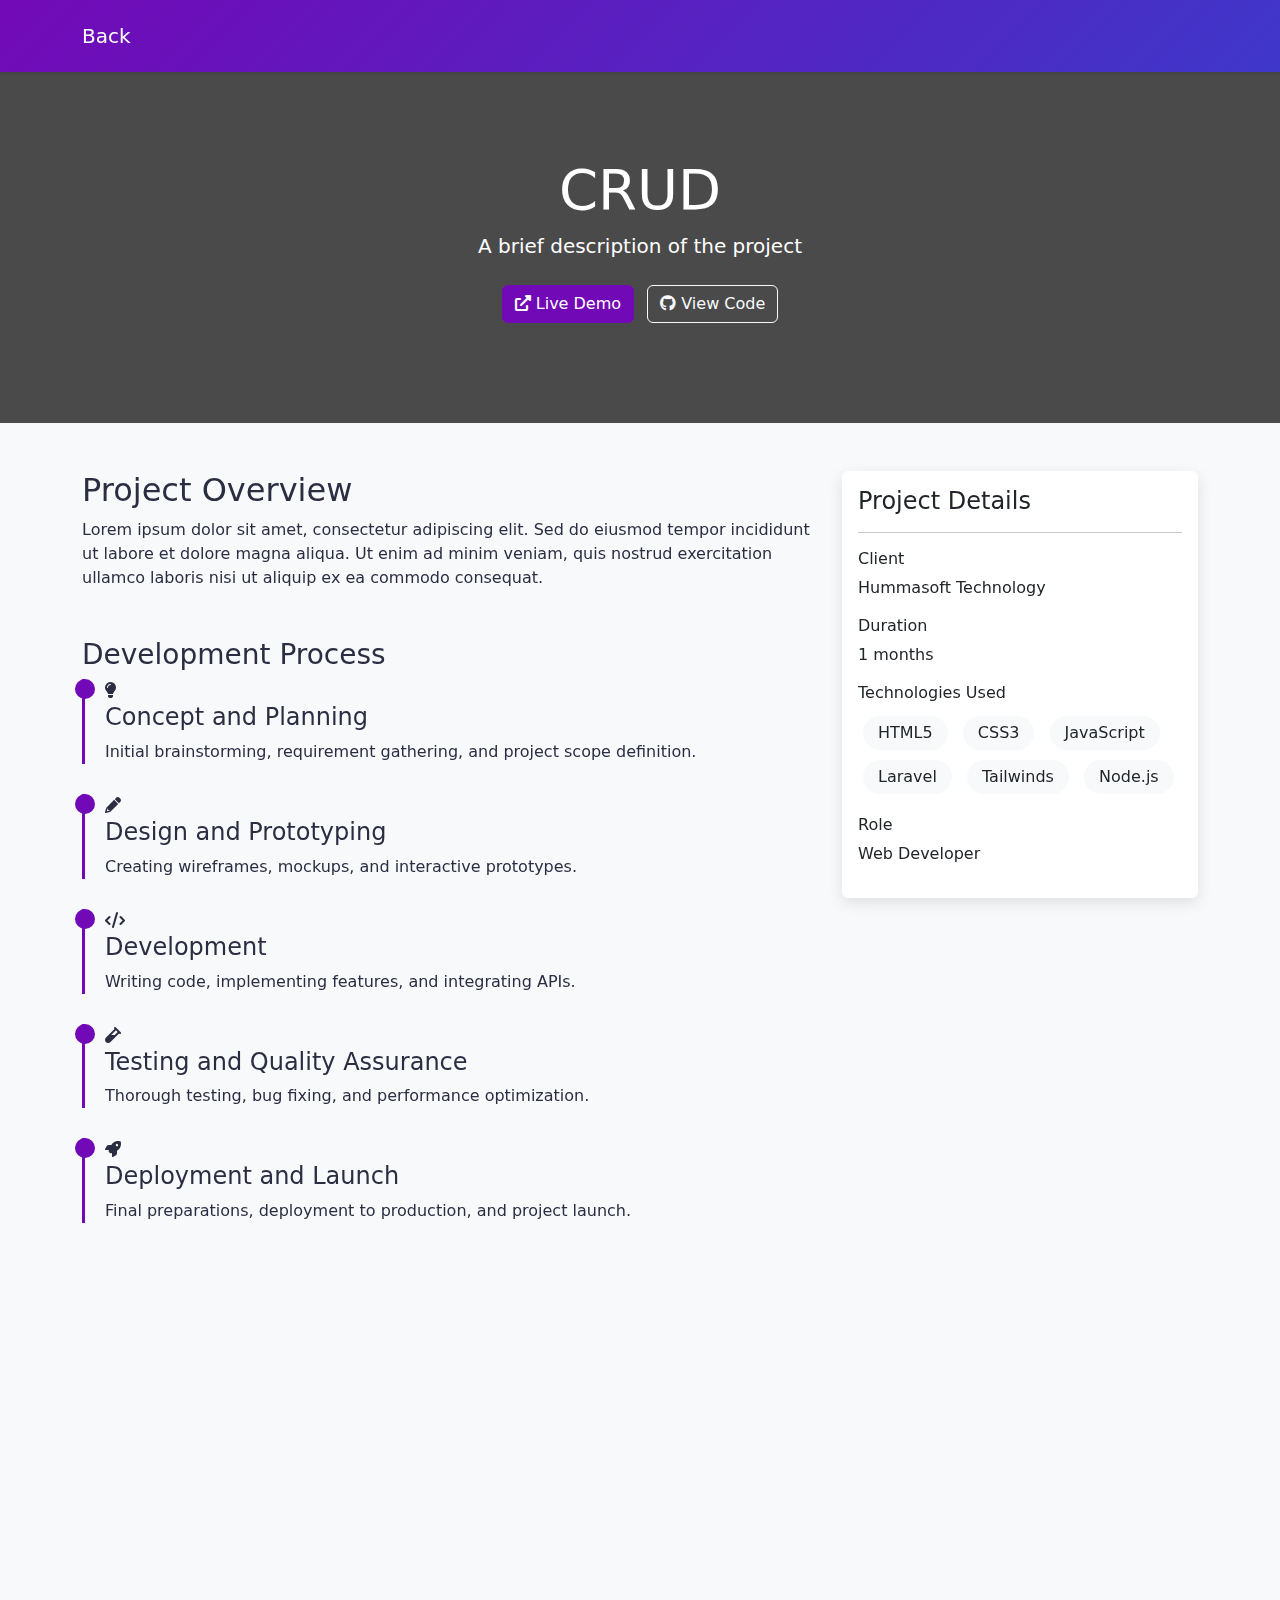
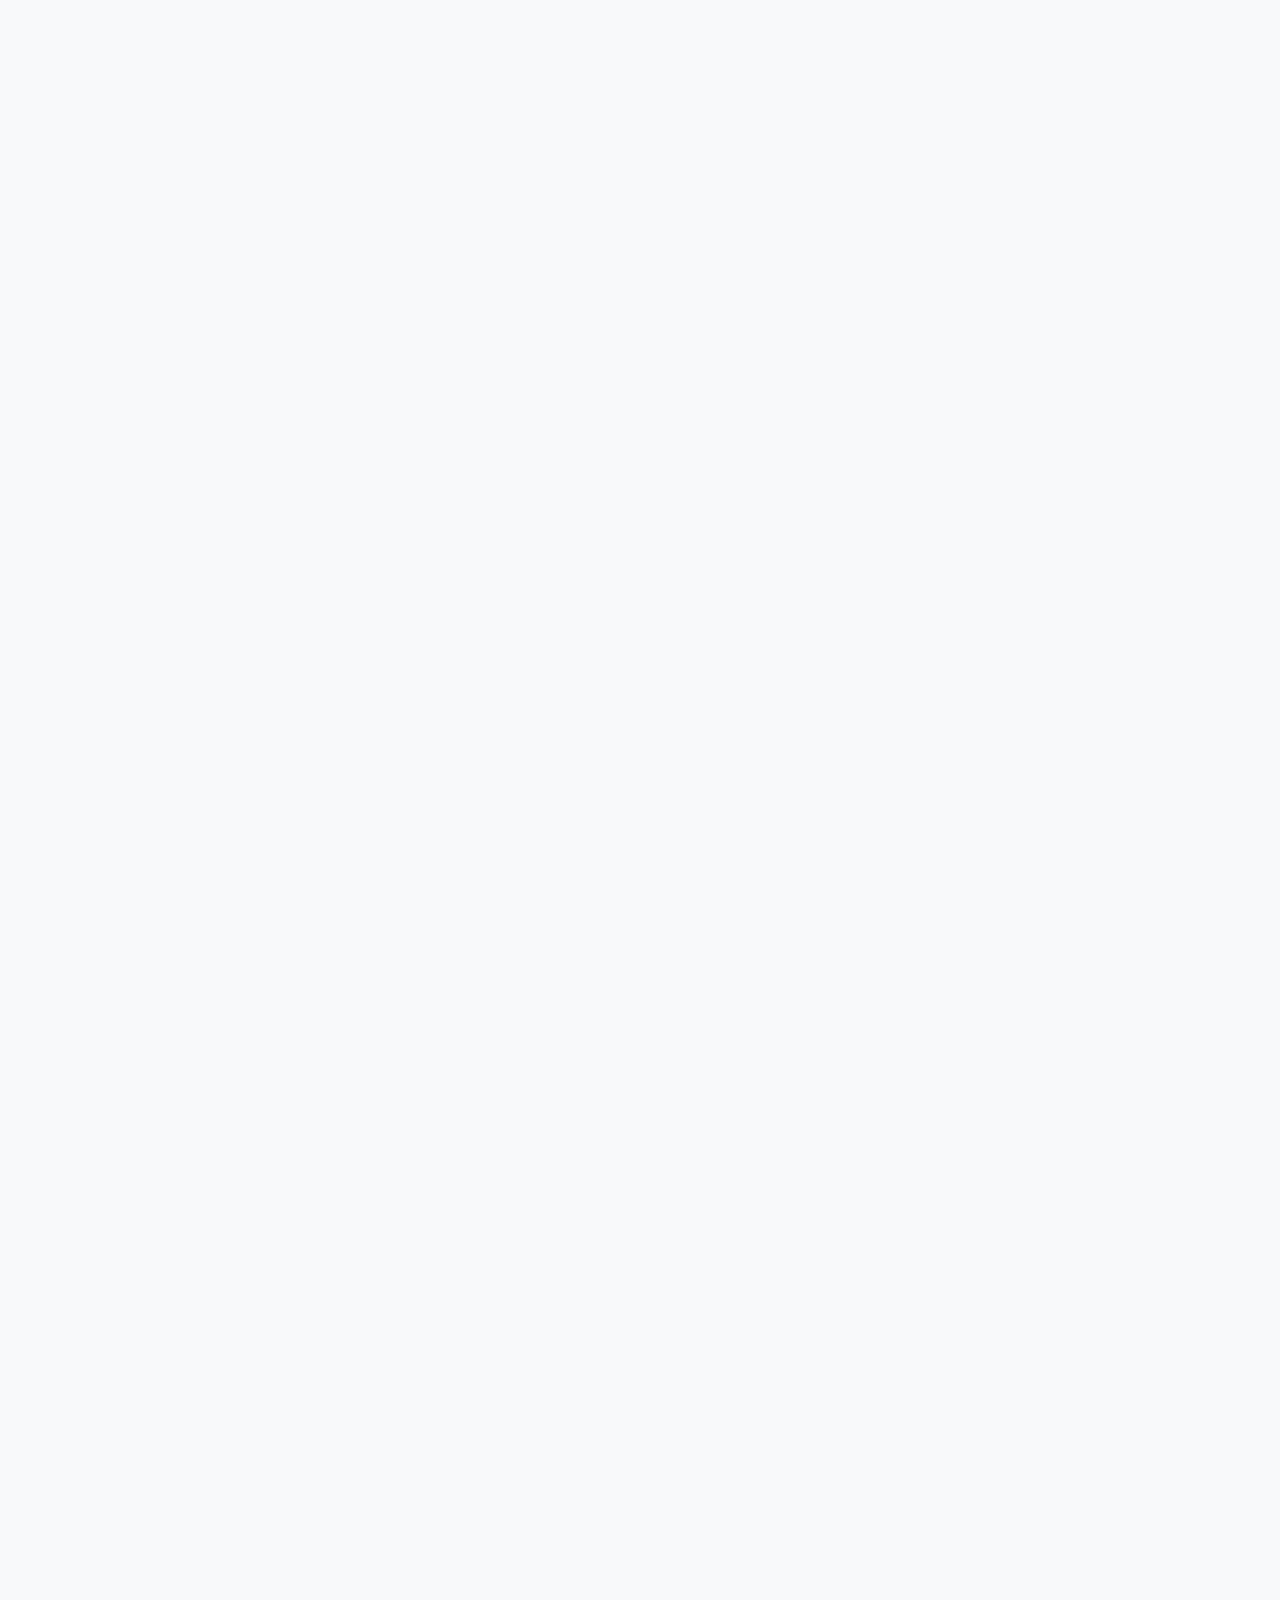
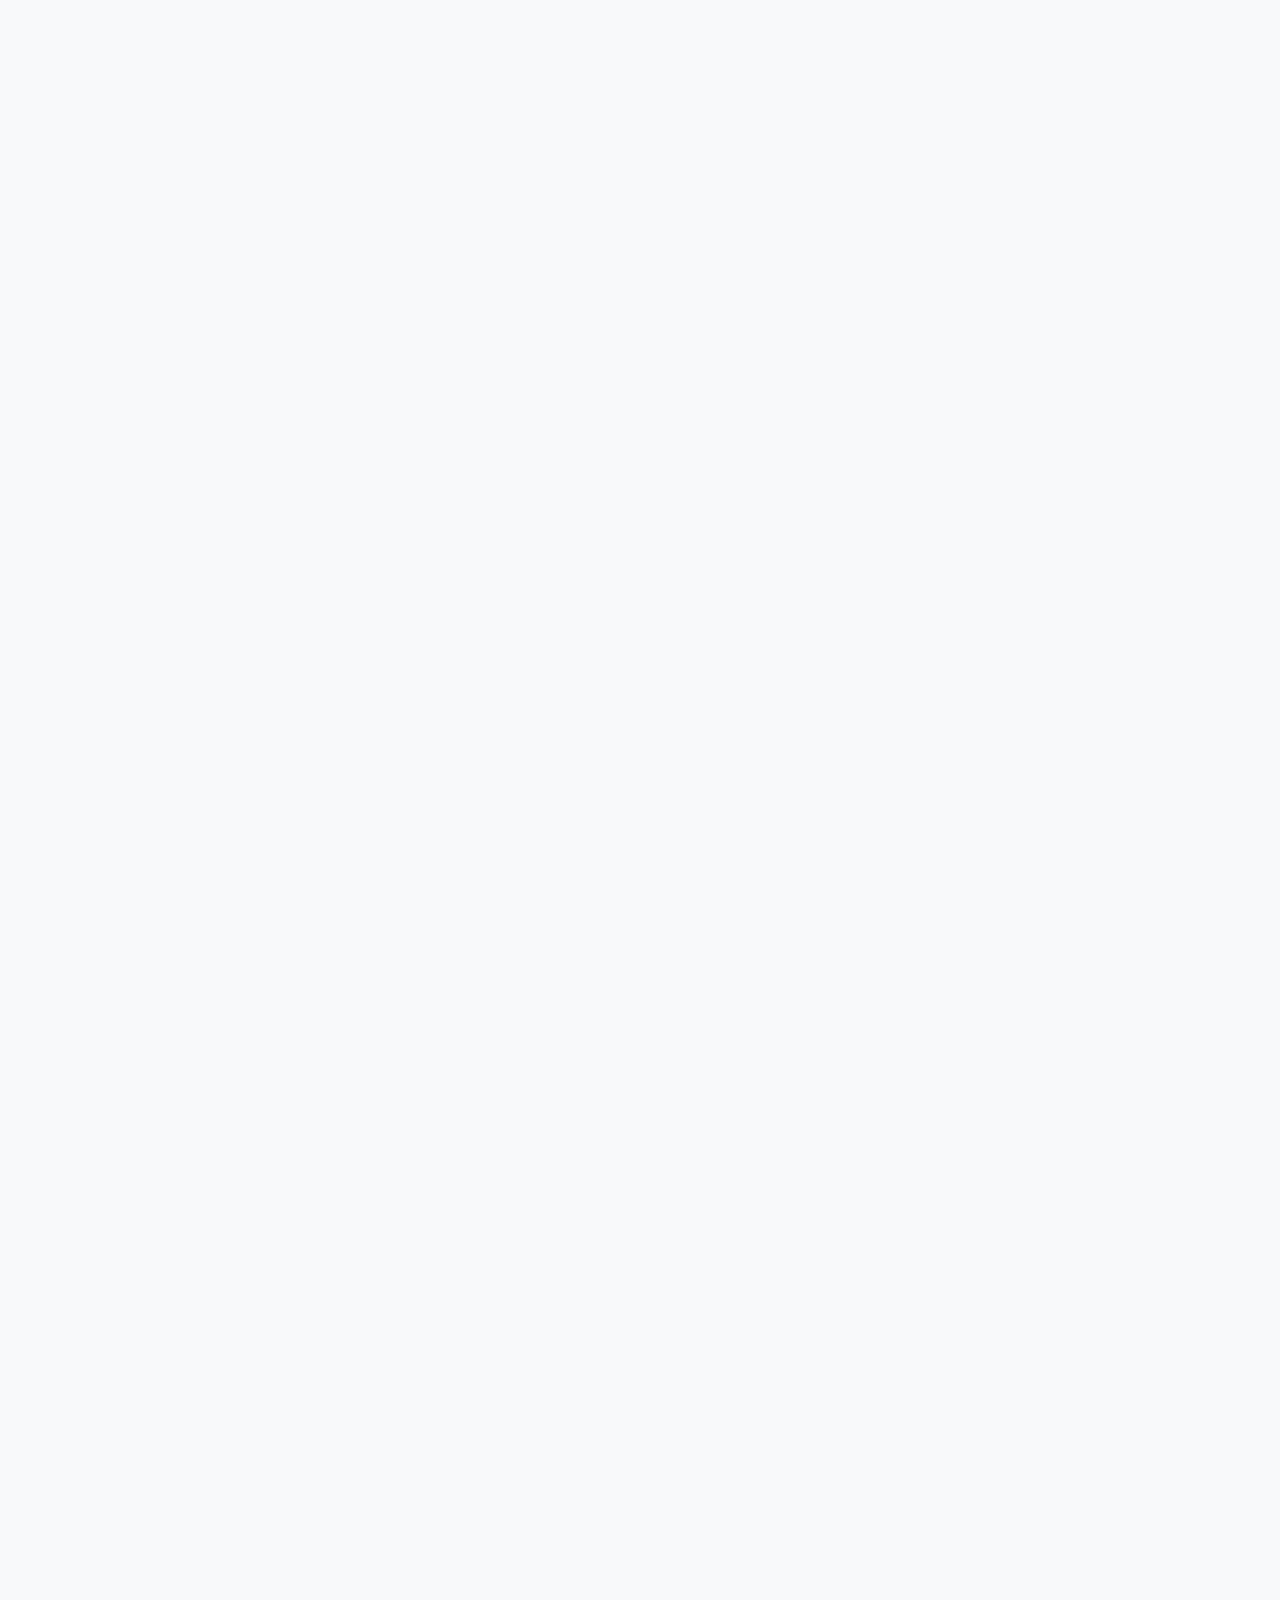
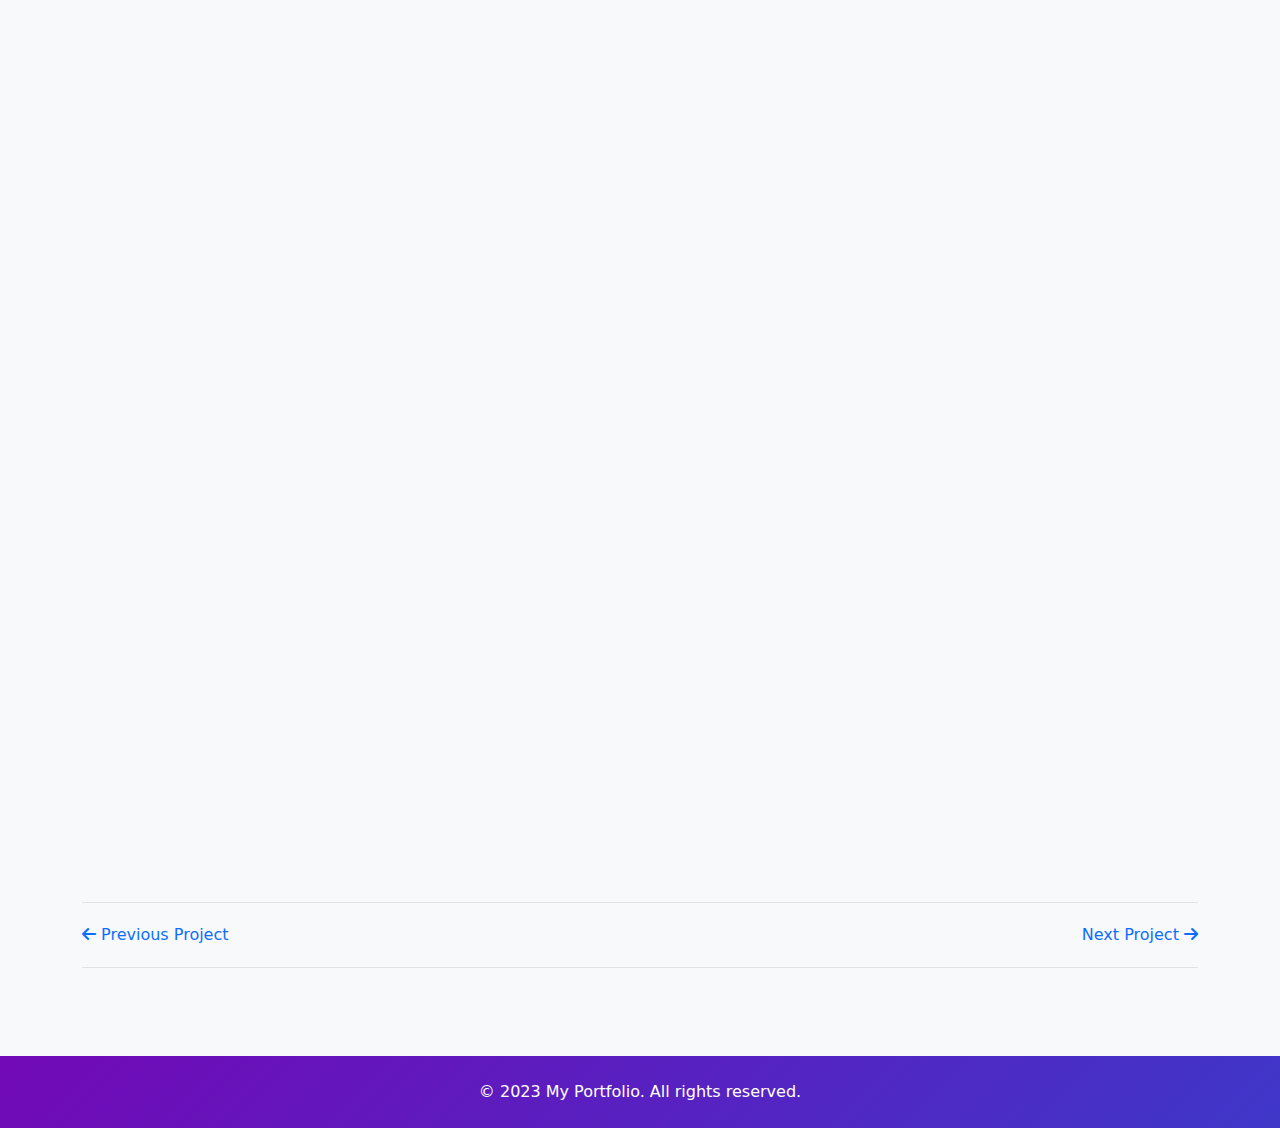
<file: project-view.html>
<!DOCTYPE html>
<html lang="en">
<head>
    <meta charset="UTF-8">
    <meta name="viewport" content="width=device-width, initial-scale=1.0">
    <title>Project Detail</title>
    <!-- Bootstrap CSS -->
    <link href="https://cdn.jsdelivr.net/npm/bootstrap@5.3.0/dist/css/bootstrap.min.css" rel="stylesheet">
    <link href="https://unpkg.com/aos@2.3.1/dist/aos.css" rel="stylesheet">
    <!-- Font Awesome -->
    <link rel="stylesheet" href="https://cdnjs.cloudflare.com/ajax/libs/font-awesome/6.0.0/css/all.min.css">
    <link rel="stylesheet" href="style.css">
    <script src="script.js" defer></script>
</head>
<body>
    <!-- Navbar -->
    <nav class="navbar navbar-expand-lg bg-light fixed-top">
        <div class="container">
            <a class="navbar-brand" href="index.html">Back</a>
            <button class="navbar-toggler" type="button" data-bs-toggle="collapse" data-bs-target="#navbarNavDropdown" aria-controls="navbarNavDropdown" aria-expanded="false" aria-label="Toggle navigation">
                <span class="navbar-toggler-icon"></span>
            </button>
        </div>
    </nav>

    <!-- Project Header -->
    <header class="project-header">
        <div class="container">
            <div class="row">
                <div class="col-lg-8 mx-auto text-center">
                    <h1 class="display-4">CRUD</h1>
                    <p class="lead">A brief description of the project</p>
                    <div class="mt-4">
                        <a href="#" class="btn btn-primary me-2">
                            <i class="fas fa-external-link-alt"></i> Live Demo
                        </a>
                        <a href="#" class="btn btn-outline-light">
                            <i class="fab fa-github"></i> View Code
                        </a>
                    </div>
                </div>
            </div>
        </div>
    </header>

    <!-- Project Content -->
    <div class="container py-5">
        <div class="row">
            <!-- Project Details -->
            <div class="col-lg-8">
                <div class="mb-5" data-aos="fade-up">
                    <h2>Project Overview</h2>
                    <p>Lorem ipsum dolor sit amet, consectetur adipiscing elit. Sed do eiusmod tempor incididunt ut labore et dolore magna aliqua. Ut enim ad minim veniam, quis nostrud exercitation ullamco laboris nisi ut aliquip ex ea commodo consequat.</p>
                </div>
                <!-- Development Process -->
                <div class="mb-5" data-aos="fade-up">
                    <h3>Development Process</h3>
                    <div class="timeline">
                        <div class="timeline-item">
                            <div class="timeline-icon">
                                <i class="fas fa-lightbulb"></i>
                            </div>
                            <div class="timeline-content">
                                <h4>Concept and Planning</h4>
                                <p>Initial brainstorming, requirement gathering, and project scope definition.</p>
                            </div>
                        </div>
                        <div class="timeline-item">
                            <div class="timeline-icon">
                                <i class="fas fa-pencil-alt"></i>
                            </div>
                            <div class="timeline-content">
                                <h4>Design and Prototyping</h4>
                                <p>Creating wireframes, mockups, and interactive prototypes.</p>
                            </div>
                        </div>
                        <div class="timeline-item">
                            <div class="timeline-icon">
                                <i class="fas fa-code"></i>
                            </div>
                            <div class="timeline-content">
                                <h4>Development</h4>
                                <p>Writing code, implementing features, and integrating APIs.</p>
                            </div>
                        </div>
                        <div class="timeline-item">
                            <div class="timeline-icon">
                                <i class="fas fa-vial"></i>
                            </div>
                            <div class="timeline-content">
                                <h4>Testing and Quality Assurance</h4>
                                <p>Thorough testing, bug fixing, and performance optimization.</p>
                            </div>
                        </div>
                        <div class="timeline-item">
                            <div class="timeline-icon">
                                <i class="fas fa-rocket"></i>
                            </div>
                            <div class="timeline-content">
                                <h4>Deployment and Launch</h4>
                                <p>Final preparations, deployment to production, and project launch.</p>
                            </div>
                        </div>
                    </div>
                </div>
                <!-- Challenges and Solutions -->
                <div class="mb-5" data-aos="fade-up">
                    <h3>Challenges and Solutions</h3>
                    <div class="accordion" id="challengesAccordion">
                        <div class="accordion-item">
                            <h2 class="accordion-header">
                                <button class="accordion-button" type="button" data-bs-toggle="collapse" data-bs-target="#challenge1">
                                    Challenge 1: Performance Optimization
                                </button>
                            </h2>
                            <div id="challenge1" class="accordion-collapse collapse show" data-bs-parent="#challengesAccordion">
                                <div class="accordion-body">
                                    <p>Description of the challenge and how it was overcome...</p>
                                </div>
                            </div>
                        </div>
                        <div class="accordion-item">
                            <h2 class="accordion-header">
                                <button class="accordion-button collapsed" type="button" data-bs-toggle="collapse" data-bs-target="#challenge2">
                                    Challenge 2: Cross-browser Compatibility
                                </button>
                            </h2>
                            <div id="challenge2" class="accordion-collapse collapse" data-bs-parent="#challengesAccordion">
                                <div class="accordion-body">
                                    <p>Description of the challenge and how it was overcome...</p>
                                </div>
                            </div>
                        </div>
                        <!-- Add more challenges as needed -->
                    </div>
                </div>
                 <!-- Project Impact -->
                 <div class="mb-5" data-aos="fade-up">
                    <h3>Project Impact</h3>
                    <div class="row g-4">
                        <div class="col-md-4 text-center">
                            <div class="impact-item">
                                <i class="fas fa-users fa-3x mb-3"></i>
                                <h4>10,000+</h4>
                                <p>Active Users</p>
                            </div>
                        </div>
                        <div class="col-md-4 text-center">
                            <div class="impact-item">
                                <i class="fas fa-chart-line fa-3x mb-3"></i>
                                <h4>30%</h4>
                                <p>Increase in Efficiency</p>
                            </div>
                        </div>
                        <div class="col-md-4 text-center">
                            <div class="impact-item">
                                <i class="fas fa-star fa-3x mb-3"></i>
                                <h4>4.8/5</h4>
                                <p>User Satisfaction</p>
                            </div>
                        </div>
                    </div>
                </div>
                  <!-- Testimonials -->
                  <div class="mb-5" data-aos="fade-up">
                    <h3>Client Testimonials</h3>
                    <div id="testimonialCarousel" class="carousel slide" data-bs-ride="carousel">
                        <div class="carousel-inner">
                            <div class="carousel-item active">
                                <div class="card">
                                    <div class="card-body">
                                        <p class="card-text">"This project exceeded our expectations. The team was professional and delivered high-quality work on time."</p>
                                        <footer class="blockquote-footer">John Doe, <cite title="Source Title">CEO, Company Name</cite></footer>
                                    </div>
                                </div>
                            </div>
                            <div class="carousel-item">
                                <div class="card">
                                    <div class="card-body">
                                        <p class="card-text">"The solution provided has significantly improved our business processes. We're very satisfied with the results."</p>
                                        <footer class="blockquote-footer">Jane Smith, <cite title="Source Title">CTO, Another Company</cite></footer>
                                    </div>
                                </div>
                            </div>
                        </div>
                        <button class="carousel-control-prev" type="button" data-bs-target="#testimonialCarousel" data-bs-slide="prev">
                            <span class="carousel-control-prev-icon" aria-hidden="true"></span>
                            <span class="visually-hidden">Previous</span>
                        </button>
                        <button class="carousel-control-next" type="button" data-bs-target="#testimonialCarousel" data-bs-slide="next">
                            <span class="carousel-control-next-icon" aria-hidden="true"></span>
                            <span class="visually-hidden">Next</span>
                        </button>
                    </div>
                </div>
                <!-- Project Images -->
                <div class="mb-5" data-aos="fade-up">
                    <h3>Screenshots</h3>
                    <div class="row g-3 mt-2">
                        <div class="col-md-6">
                            <img src="1.png" alt="Screenshot 1" class="img-fluid project-image">
                        </div>
                        <div class="col-md-6">
                            <img src="2.png" alt="Screenshot 2" class="img-fluid project-image">
                        </div>
                        <div class="col-12">
                            <img src="3.png" alt="Screenshot 3" class="img-fluid project-image">
                        </div>
                        <div class="col-md-6">
                            <img src="4.png" alt="Screenshot 4" class="img-fluid project-image">
                        </div>
                        <div class="col-md-6">
                            <img src="5.png" alt="Screenshot 5" class="img-fluid project-image">
                        </div>
                        <div class="col-12">
                            <img src="6.png" alt="Screenshot 6" class="img-fluid project-image">
                        </div>
                    </div>
                </div>

                <!-- Features -->
                <div class="mb-5" data-aos="fade-up">
                    <h3>Key Features</h3>
                    <ul class="list-unstyled">
                        <li class="mb-3">
                            <i class="fas fa-check-circle text-success me-2"></i>
                            Feature 1 description
                        </li>
                        <li class="mb-3">
                            <i class="fas fa-check-circle text-success me-2"></i>
                            Feature 2 description
                        </li>
                        <li class="mb-3">
                            <i class="fas fa-check-circle text-success me-2"></i>
                            Feature 3 description
                        </li>
                    </ul>
                </div>

                <!-- Implementation Details -->
                <div class="mb-5" data-aos="fade-up">
                    <h3>Implementation</h3>
                    <p>Detailed explanation of how the project was implemented, challenges faced, and solutions found.</p>
                </div>
            </div>

            <!-- Sidebar -->
            <div class="col-lg-4">
                <div class="card sticky-top" style="top: 80px;" data-aos="fade-left">
                    <div class="card-body">
                        <h4>Project Details</h4>
                        <hr>
                        <div class="mb-3">
                            <h6>Client</h6>
                            <p>Hummasoft Technology</p>
                        </div>
                        <div class="mb-3">
                            <h6>Duration</h6>
                            <p>1 months</p>
                        </div>
                        <div class="mb-3">
                            <h6>Technologies Used</h6>
                            <div class="tech-stack">
                                <span>HTML5</span>
                                <span>CSS3</span>
                                <span>JavaScript</span>
                                <span>Laravel</span>
                                <span>Tailwinds</span>
                                <span>Node.js</span>
                            </div>
                        </div>
                        <div class="mb-3">
                            <h6>Role</h6>
                            <p>Web Developer</p>
                        </div>
                    </div>
                </div>
            </div>
        </div>

        <!-- Project Navigation -->
        <div class="project-nav">
            <div class="row">
                <div class="col-md-6">
                    <a href="#" class="text-decoration-none">
                         <i class="fas fa-arrow-left"></i> Previous Project
                    </a>
                </div>
                <div class="col-md-6 text-end">
                    <a href="#" class="text-decoration-none">
                        Next Project <i class="fas fa-arrow-right"></i>
                    </a>
                </div>
            </div>
        </div>
    </div>

    <!-- Footer -->
    <footer class="bg-dark text-white py-4">
        <div class="container text-center">
            <p class="mb-0">&copy; 2023 My Portfolio. All rights reserved.</p>
        </div>
    </footer>

    <!-- Bootstrap JS -->
    <script src="https://cdn.jsdelivr.net/npm/bootstrap@5.3.0/dist/js/bootstrap.bundle.min.js"></script>
    <script src="https://unpkg.com/aos@2.3.1/dist/aos.js"></script>
</body>
</html>
</file>
<file: style.css>
/* Skema Warna Vibrant */
:root {
    --primary-color: #7209b7;
    --secondary-color: #3f37c9;
    --accent-color: #4cc9f0;
    --background-color: #f8f9fa;
    --text-color: #2b2d42;
    --light-accent: #f72585;
    --success-color: #4CAF50;
    --warning-color: #ff9f1c;
    --danger-color: #e63946;
    --gradient-1: linear-gradient(45deg, #7209b7, #3f37c9);
    --gradient-2: linear-gradient(45deg, #f72585, #4cc9f0);
    --gradient-3: linear-gradient(45deg, #3f37c9, #4cc9f0);
}

/* Light Mode Variables */
:root {
    --primary-color: #7209b7;
    --secondary-color: #3f37c9;
    --accent-color: #4cc9f0;
    --background-color: #f8f9fa; /* Light background */
    --text-color: #2b2d42; /* Dark text */
    --light-accent: #f72585;
    --success-color: #4CAF50;
    --warning-color: #ff9f1c;
    --danger-color: #e63946;
}

/* Dark Mode Variables */
.dark-mode {
    --primary-color: #bb86fc;
    --secondary-color: #3700b3;
    --accent-color: #03dac6;
    --background-color: #121212; /* Dark background */
    --text-color: #ffffff; /* Light text */
    --light-accent: #ff79b0;
    --success-color: #4CAF50;
    --warning-color: #ff9f1c;
    --danger-color: #e63946;
}

/* General Styles */
body {
    background-color: var(--background-color);
    color: var(--text-color);
}

.section {
    padding: 80px 0;
}

/* Typography */
.gradient-text {
    background: linear-gradient(45deg, var(--primary-color), var(--accent-color));
    -webkit-background-clip: text;
    -webkit-text-fill-color: transparent;
    font-weight: bold;
}

/* Navbar */
.navbar {
    background: linear-gradient(135deg, var(--primary-color), var(--secondary-color)) !important;
    padding: 1rem 0;
    box-shadow: 0 2px 4px rgba(0,0,0,0.1);
}

.navbar-brand, .nav-link {
    color: white !important;
}

.nav-link:hover {
    color: var(--light-accent) !important;
}

.navbar-toggler {
    background-color: white;
}

/* Buttons */
.btn-primary {
    background-color: var(--primary-color);
    border-color: var(--primary-color);
}

.btn-primary:hover {
    background-color: var(--secondary-color);
    border-color: var(--secondary-color);
}

/* Hero Section */
.hero-section {
    padding: 120px 0;
    background: linear-gradient(135deg, #f8f9fa 0%, #e9ecef 100%);
}

/* About and Project Headers */
.about-header, .project-header {
    background: linear-gradient(rgba(0,0,0,0.7), rgba(0,0,0,0.7)), url('https://via.placeholder.com/1920x1080');
    background-size: cover;
    background-position: center;
    color: white;
    padding: 100px 0;
    margin-top: 56px;
}

/* Section Headers */
.section-header {
    background: linear-gradient(135deg, var(--primary-color), var(--secondary-color));
    color: white;
    padding: 2rem 0;
    margin-bottom: 2rem;
    border-radius: 0 0 50px 50px;
}

/* Cards */
.card {
    border: none;
    box-shadow: 0 4px 6px rgba(0, 0, 0, 0.1);
    transition: transform 0.3s ease;
}

.card:hover {
    transform: translateY(-5px);
}

.service-card, .testimonial-card, .neon-card, .gradient-border-card {
    border-radius: 15px;
    padding: 2rem;
    margin-bottom: 2rem;
    transition: all 0.3s ease;
}

.service-card {
    background: white;
}

.service-card:hover {
    background: linear-gradient(135deg, var(--primary-color), var(--secondary-color));
    color: white;
}

.testimonial-card {
    background: white;
    box-shadow: 0 4px 6px rgba(0, 0, 0, 0.1);
}

.neon-card {
    background: #1a1a1a;
    color: white;
    box-shadow: 0 0 10px var(--accent-color);
}

.neon-card:hover {
    box-shadow: 0 0 30px var(--accent-color);
}

.gradient-border-card {
    background: white;
    position: relative;
}

.gradient-border-card::before {
    content: '';
    position: absolute;
    top: -2px;
    left: -2px;
    right: -2px;
    bottom: -2px;
    background: linear-gradient(45deg, var(--primary-color), var(--accent-color));
    border-radius: 16px;
    z-index: -1;
}

/* Images */
.profile-img {
    width: 200px;
    height : 200px;
    border: 5px solid white;
    box-shadow: 0 0 15px rgba(0,0,0,0.1);
    transition: transform 0.3s ease;
}

.profile-img:hover {
    transform: scale(1.05);
}

.testimonial-image {
    width: 80px;
    height: 80px;
    border-radius: 50%;
    margin-bottom: 1rem;
}

.project-image {
    border-radius: 8px;
    box-shadow: 0 4px 8px rgba(0,0,0,0.1);
}

.image-hover-zoom {
    overflow: hidden;
    border-radius: 15px;
}

.image-hover-zoom img {
    transition: transform 0.5s ease;
}

.image-hover-zoom:hover img {
    transform: scale(1.1);
}

.image-gradient-overlay {
    position: relative;
}

.image-gradient-overlay::after {
    content: '';
    position: absolute;
    top: 0;
    left: 0;
    right: 0;
    bottom: 0;
    background: linear-gradient(45deg, rgba(114, 9, 183, 0.7), rgba(76, 201, 240, 0.7));
    border-radius: 15px;
    opacity: 0;
    transition: opacity 0.3s ease;
}

.image-gradient-overlay:hover::after {
    opacity: 1;
}

/* Progress Bars */
.progress {
    height: 10px;
    border-radius: 5px;
    background-color: #e9ecef;
}

.progress-bar {
    background: linear-gradient(45deg, var(--primary-color), var(--accent-color));
}

/* Timeline */
.timeline-item {
    border-left: 3px solid var(--primary-color);
    padding-left: 20px;
    margin-bottom: 30px;
    position: relative;
}

.timeline-item::before {
    content: '';
    position: absolute;
    left: -10px;
    top: 0;
    width: 20px;
    height: 20px;
    border-radius: 50%;
    background: var(--primary-color);
}

/* Social Icons */
.social-icons {
    margin-top: 20px;
}

.social-icons a {
    color: #333;
    margin: 0 10px;
    font-size: 24px;
    transition: color 0.3s ease;
}

.social-icons a:hover {
    color: #007bff;
}

/* Custom Elements */
.custom-badge {
    background: linear-gradient(45deg, var(--primary-color), var(--accent-color));
    color: white;
    padding: 0.5rem 1rem;
    border-radius: 20px;
}

.custom-bg {
    background: linear-gradient(135deg, rgba(67, 97, 238, 0.1), rgba(76, 201, 240, 0.1));
}

/* Forms */
.contact-form input,
.contact-form textarea {
    border: 2px solid #e9ecef;
    border-radius: 10px;
    padding: 1rem;
    margin-bottom: 1rem;
}

.contact-form input:focus,
.contact-form textarea:focus {
    border-color: var(--primary-color);
    box-shadow: none;
}

/* Animations */
.animated-element {
    transition: all 0.3s ease;
}

.animated-element:hover {
    transform: scale(1.05);
}

/* Footer */
footer {
    background: linear-gradient(135deg, var(--primary-color), var(--secondary-color));
    color: white;
    padding: 2rem 0;
}

/* Project Specific */
.tech-stack span {
    background: #f8f9fa;
    padding: 5px 15px;
    border-radius: 20px;
    margin: 5px;
    display: inline-block;
}

.project-nav {
    padding: 20px 0;
    border-top: 1px solid #dee2e6;
    border-bottom: 1px solid #dee2e6;
    margin: 40px 0;
}

.impact-item {
    padding: 20px;
    border: 1px solid #dee2e6;
    border-radius: 8px;
}

/* Carousel */
#testimonialCarousel .carousel-control-prev,
#testimonialCarousel .carousel-control-next {
    width: 5%;
}

#testimonialCarousel .carousel-item {
    transition: transform 0.5s ease;
}

/* Glow Effect */
.glow-on-hover {
    transition: all 0.3s ease;
}

.glow-on-hover:hover {
    box-shadow: 0 0 20px var (--accent-color);
    transform: translateY(-5px);
}

/* Border Gradient */
.border-gradient {
    border: 3px solid;
    border-image: linear-gradient(45deg, var(--primary-color), var(--accent-color)) 1;
}

/* Floating Animation */
@keyframes float {
    0% { transform: translateY(0px); }
    50% { transform: translateY(-20px); }
    100% { transform: translateY(0px); }
}

.floating {
    animation: float 3s ease-in-out infinite;
}

/* Gradient Text Animation */
@keyframes gradient-text {
    0% { background-position: 0% 50%; }
    50% { background-position: 100% 50%; }
    100% { background-position: 0% 50%; }
}

.animated-gradient-text {
    background: linear-gradient(300deg, var(--primary-color), var(--accent-color), var(--light-accent));
    background-size: 300% 300%;
    -webkit-background-clip: text;
    -webkit-text-fill-color: transparent;
    animation: gradient-text 5s ease infinite;
}

.glass-card {
    background: rgba(255, 255, 255, 0.2);
    backdrop-filter: blur(10px);
    -webkit-backdrop-filter: blur(10px);
    border-radius: 15px;
    border: 1px solid rgba(255, 255, 255, 0.3);
    box-shadow: 0 8px 32px 0 rgba(31, 38, 135, 0.37);
}

.glass-nav {
    background: rgba(255, 255, 255, 0.1) !important;
    backdrop-filter: blur(10px);
    -webkit-backdrop-filter: blur(10px);
}

/* Gradient Button */
.btn-gradient {
    background: linear-gradient(45deg, var(--primary-color), var(--accent-color));
    border: none;
    color: white;
    padding: 10px 30px;
    border-radius: 25px;
    transition: all 0.3s ease;
}

.btn-gradient:hover {
    background: linear-gradient(45deg, var(--accent-color), var(--primary-color));
    transform: translateY(-3px);
    box-shadow: 0 5px 15px rgba(0,0,0,0.3);
}

/* Outline Gradient Button */
.btn-outline-gradient {
    background: transparent;
    border: 2px solid;
    border-image: linear-gradient(45deg, var(--primary-color), var(--accent-color)) 1;
    color: var(--primary-color);
}

.btn-outline-gradient:hover {
    background: linear-gradient(45deg, var(--primary-color), var(--accent-color));
    color: white;
}

.portfolio-filters .btn {
    margin-bottom: 10px;
}

.portfolio-item {
    margin-bottom: 30px;
}

.tech-stack .badge {
    margin-right: 5px;
}

.stat-card {
    transition: transform 0.3s ease;
}

.stat-card:hover {
    transform: translateY(-5px);
}

.cta-section {
    background: linear-gradient(45deg, #007bff, #00c6ff);
}

.card {
    transition: transform 0.3s ease;
    border: none;
    box-shadow: 0 5px 15px rgba(0,0,0,0.1);
}

.card:hover {
    transform: translateY(-10px);
}

.portfolio-header, .services-header, .blog-header, .faq-header, .testimonials-header, .contact-header {
    padding: 100px 0 50px;
    background: linear-gradient(rgba(0,0,0,0.7), rgba(0,0,0,0.7)), url('your-background-image.jpg');
    background-size: cover;
    background-position: center;
    color: white;
}

.category-card {
    padding: 2rem;
    background: #fff;
    border-radius: 10px;
    box-shadow: 0 5px 15px rgba(0,0,0,0.1);
    transition: transform 0.3s ease;
    height: 100%;
}

.category-card:hover {
    transform: translateY(-10px);
}

.accordion-item {
    margin-bottom: 1rem;
    border: none;
    box-shadow: 0 2px 10px rgba(0,0,0,0.1);
}

.accordion-button:not(.collapsed) {
    background-color: #f8f9fa;
    color: #0d6 efd;
}

.faq-item {
    padding: 1rem;
    border-radius: 5px;
    background: #f8f9fa;
    margin-bottom: 1rem;
}

.tech-stack .badge {
    margin-right: 0.5rem;
    padding: 0.5rem 1rem;
}

/* Animation for accordion */
.accordion-button::after {
    transition: transform 0.3s ease;
}

/* Search highlight */
.highlight {
    background-color: yellow;
}

/* Map Container */
.map-container {
    position: relative;
    padding-bottom: 56.25%;
    height: 0;
    overflow: hidden;
}

.map-container iframe {
    position: absolute;
    top: 0;
    left: 0;
    width: 100%;
    height: 100%;
}

/* Form Button */
form .btn-primary {
    width: 100%;
    padding: 10px;
}

/* Media Queries */
@media (max-width: 768px) {
    .contact-info, .social-icons {
        text-align: center;
    }
}

.alert {
    position: fixed;
    top: 20px;
    right: 20px;
    z-index: 1000;
    padding: 15px;
    border: 1px solid transparent;
    border-radius: 5px;
    background-color: #d4edda; /* Warna latar belakang hijau muda */
    color: #155724; /* Warna teks hijau tua */
    opacity: 0;
    transition: opacity 0.5s ease, transform 0.5s ease; /* Transisi untuk opacity dan transform */
    transform: translateY(-20px); /* Posisi awal untuk animasi */
}

.alert.show {
    display: block;
    opacity: 1;
    transform: translateY(0); /* Posisi akhir untuk animasi */
}
</file>
